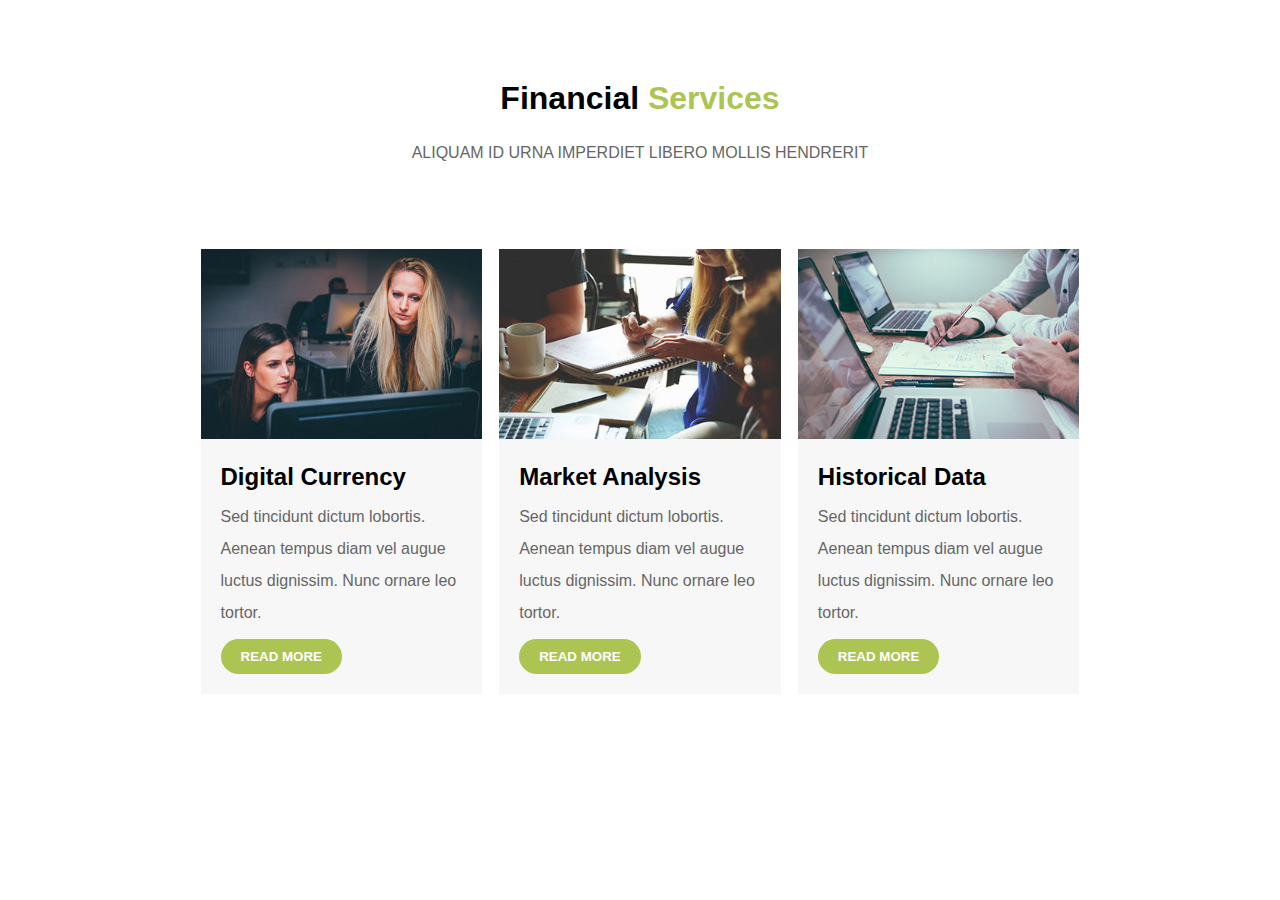
<file: HTML/Exam-14.12.21/01. Services/Index.html>
<!DOCTYPE html>
<html lang="en">
    <head>
        <meta charset="UTF-8" />
        <meta http-equiv="X-UA-Compatible" content="IE=edge" />
        <meta name="viewport" content="width=device-width, initial-scale=1.0" />
        <link rel="stylesheet" href="style.css" />
        <title>Document</title>
    </head>
    <body>
        <header>
            <h1>Financial <span class="title">Services</span></h1>
            <p>ALIQUAM ID URNA IMPERDIET LIBERO MOLLIS HENDRERIT</p>
        </header>
        <main>
            <article class="card">
                <img src="./images/service_01.jpeg" alt="img1" />
                <div class="content">
                    <h2>Digital Currency</h2>
                    <p>
                        Sed tincidunt dictum lobortis. Aenean tempus diam vel
                        augue luctus dignissim. Nunc ornare leo tortor.
                    </p>
                    <button>Read More</button>
                </div>
            </article>
            <article class="card">
                <img src="./images/service_02.jpeg" alt="img1" />
                <div class="content">
                    <h2>Market Analysis</h2>
                    <p>
                        Sed tincidunt dictum lobortis. Aenean tempus diam vel
                        augue luctus dignissim. Nunc ornare leo tortor.
                    </p>
                    <button>Read More</button>
                </div>
            </article>
            <article class="card">
                <img src="./images/service_03.jpeg" alt="img1" />
                <div class="content">
                    <h2>Historical Data</h2>
                    <p>
                        Sed tincidunt dictum lobortis. Aenean tempus diam vel
                        augue luctus dignissim. Nunc ornare leo tortor.
                    </p>
                    <button>Read More</button>
                </div>
            </article>
        </main>
    </body>
</html>
</file>
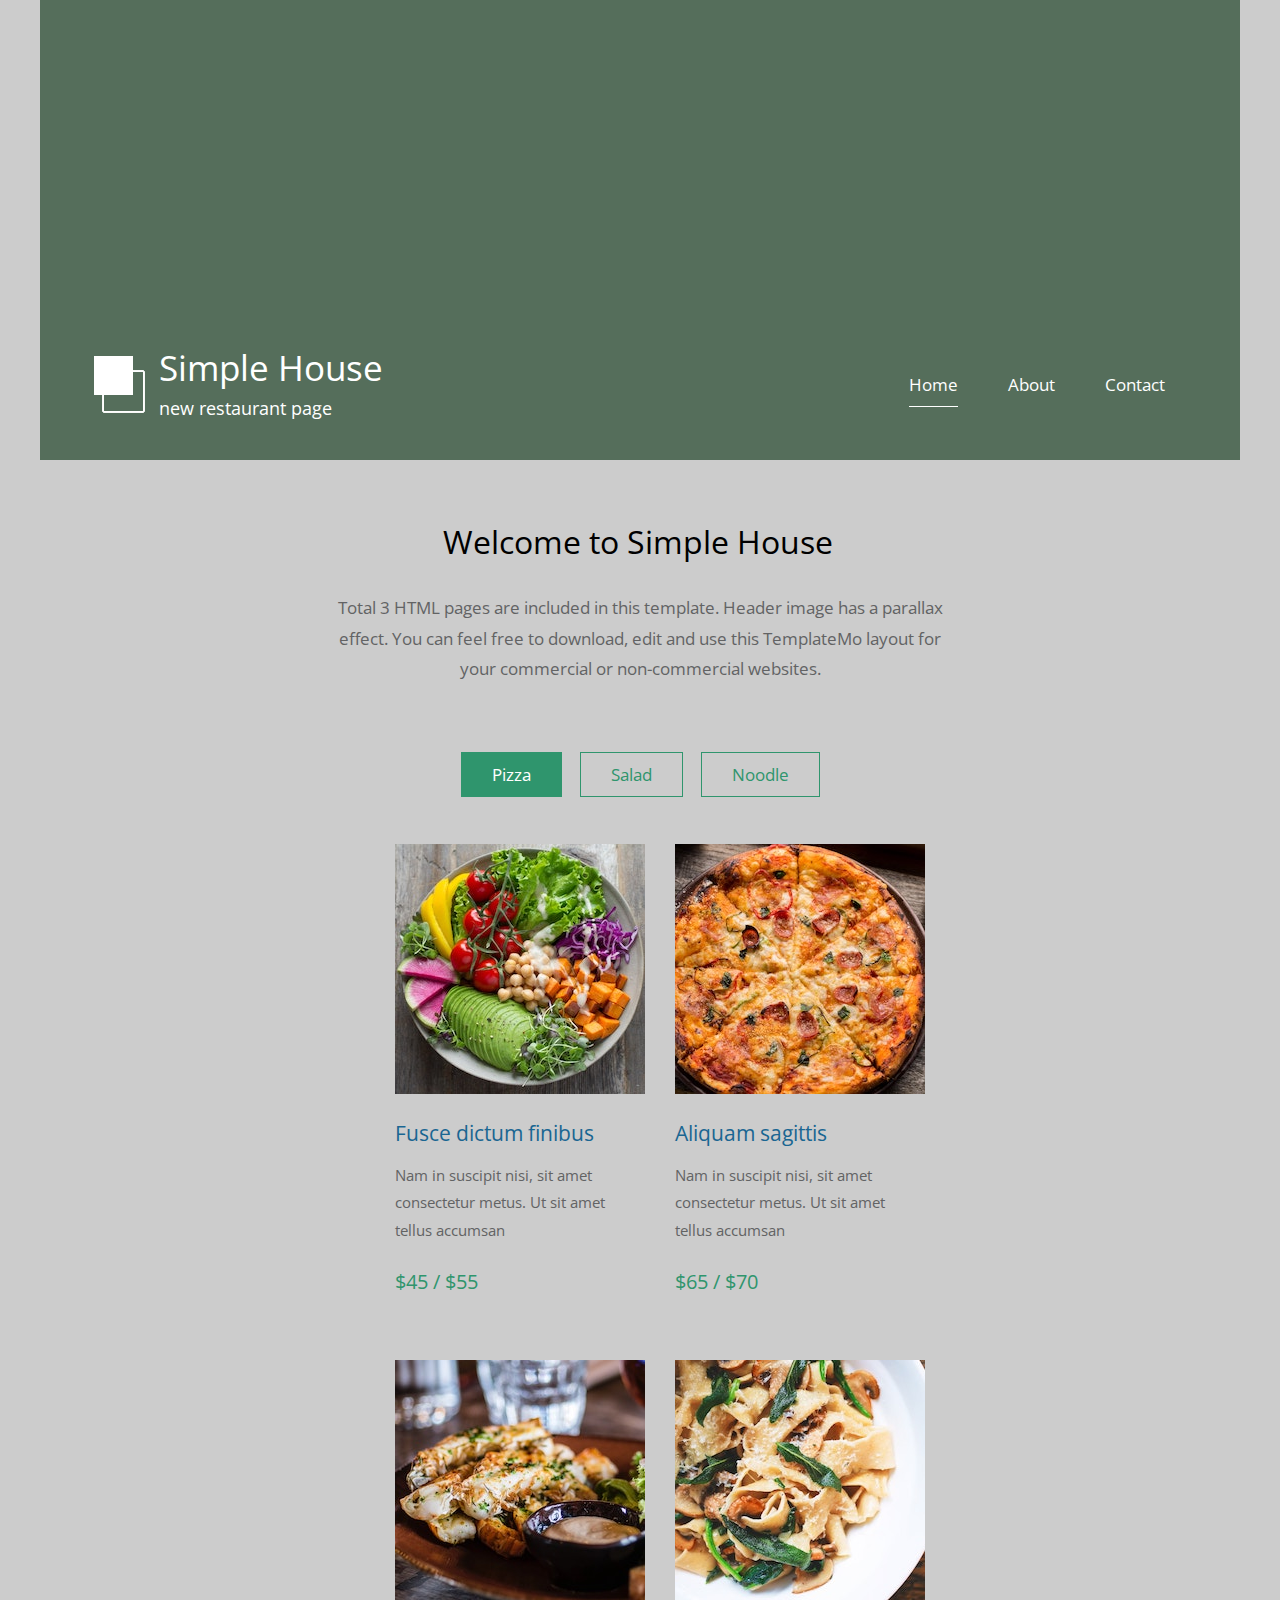
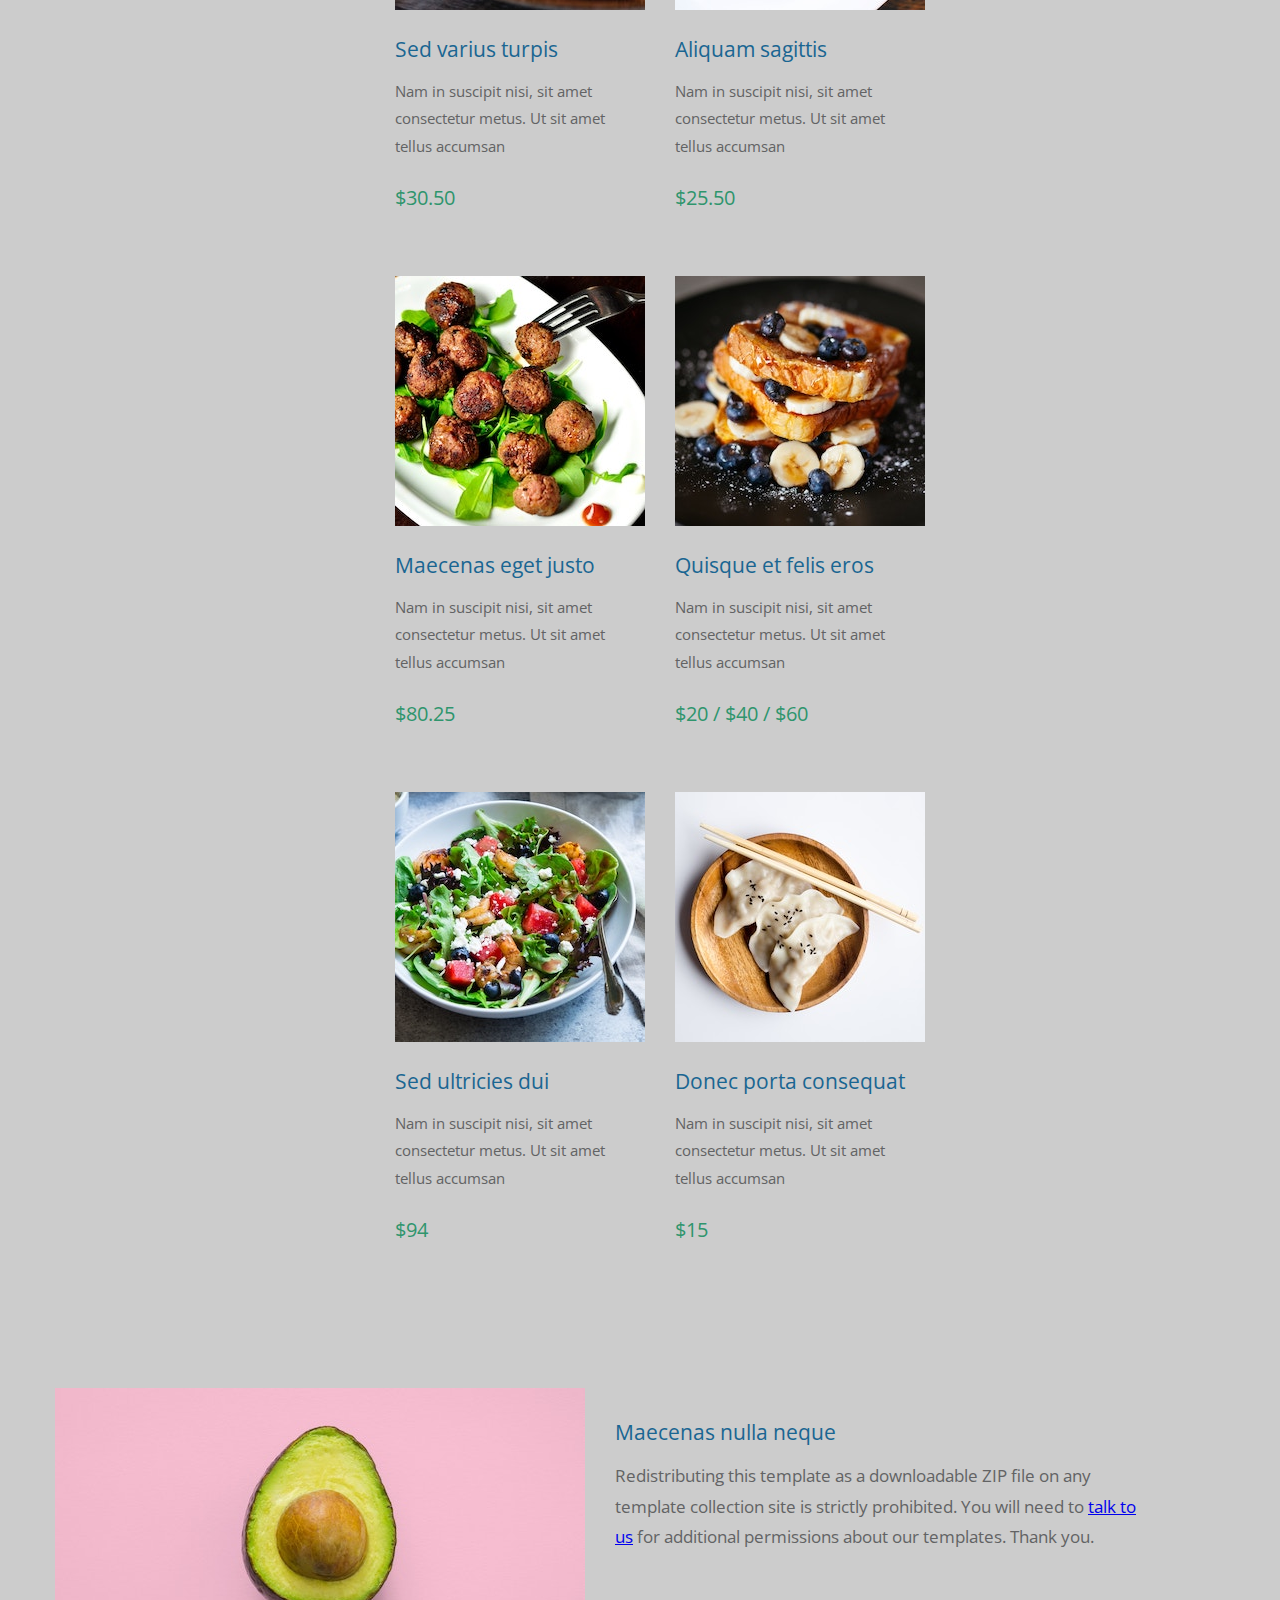
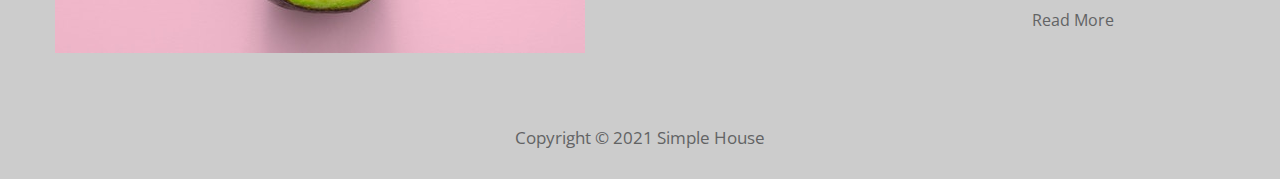
<file: HTML/Exam-14.12.21/02. Simple House/index.html>
<!DOCTYPE html>
<html>

<head>
	<meta charset="UTF-8" />
	<meta name="viewport" content="width=device-width, initial-scale=1.0" />
	<meta http-equiv="X-UA-Compatible" content="ie=edge" />
	<title>Simple House</title>
	<link href="https://fonts.googleapis.com/css?family=Open+Sans:400" rel="stylesheet" />
	<link href="css/styles.css" rel="stylesheet" />
	<link href="css/responsive.css" rel="stylesheet" />
</head>

<body>
	<header class="simple-house-header container placeholder">
		<article class="parallax-window">
			<article class="tm-header">
				<article class="row tm-header-inner">
					<article class="col-md-6 col-12">
						<img src="img/simple-house-logo.png" alt="Logo" class="tm-site-logo" />
						<article class="tm-site-text-box">
							<h1 class="tm-site-title">Simple House</h1>
							<h6 class="tm-site-description">new restaurant page</h6>
						</article>
					</article>
					<nav class="col-md-6 col-12 tm-nav">
						<ul class="tm-nav-ul">
							<li class="tm-nav-li">
								<a href="index.html" class="tm-nav-link active">Home</a>
							</li>
							<li class="tm-nav-li">
								<a href="about.html" class="tm-nav-link">About</a>
							</li>
							<li class="tm-nav-li">
								<a href="contact.html" class="tm-nav-link">Contact</a>
							</li>
						</ul>
					</nav>
				</article>
			</article>
	</header>

	<main>
		<header class="row tm-welcome-section">
			<h2 class="col-12 text-center tm-section-title">
				Welcome to Simple House
			</h2>
			<p class="col-12 text-center">
				Total 3 HTML pages are included in this template. Header image has a
				parallax effect. You can feel free to download, edit and use this
				TemplateMo layout for your commercial or non-commercial websites.
			</p>
		</header>

		<section class="tm-paging-links">
			<nav>
				<ul>
					<li class="tm-paging-item">
						<a href="#" class="tm-paging-link active">Pizza</a>
					</li>
					<li class="tm-paging-item">
						<a href="#" class="tm-paging-link">Salad</a>
					</li>
					<li class="tm-paging-item">
						<a href="#" class="tm-paging-link">Noodle</a>
					</li>
				</ul>
			</nav>
		</section>

		<div class="row tm-gallery">
			<div id="tm-gallery-page-pizza" class="tm-gallery-page">
				<article class="col-lg-3 col-md-4 col-sm-6 col-12 tm-gallery-item">
					<figure>
						<img src="img/gallery/01.jpg" alt="Image" class="img-fluid tm-gallery-img" />
						<figcaption>
							<h4 class="tm-gallery-title">Fusce dictum finibus</h4>
							<p class="tm-gallery-description">
								Nam in suscipit nisi, sit amet consectetur metus. Ut sit
								amet tellus accumsan
							</p>
							<p class="tm-gallery-price">$45 / $55</p>
						</figcaption>
					</figure>
				</article>
				<article class="col-lg-3 col-md-4 col-sm-6 col-12 tm-gallery-item">
					<figure>
						<img src="img/gallery/02.jpg" alt="Image" class="img-fluid tm-gallery-img" />
						<figcaption>
							<h4 class="tm-gallery-title">Aliquam sagittis</h4>
							<p class="tm-gallery-description">
								Nam in suscipit nisi, sit amet consectetur metus. Ut sit
								amet tellus accumsan
							</p>
							<p class="tm-gallery-price">$65 / $70</p>
						</figcaption>
					</figure>
				</article>
				<article class="col-lg-3 col-md-4 col-sm-6 col-12 tm-gallery-item">
					<figure>
						<img src="img/gallery/03.jpg" alt="Image" class="img-fluid tm-gallery-img" />
						<figcaption>
							<h4 class="tm-gallery-title">Sed varius turpis</h4>
							<p class="tm-gallery-description">
								Nam in suscipit nisi, sit amet consectetur metus. Ut sit
								amet tellus accumsan
							</p>
							<p class="tm-gallery-price">$30.50</p>
						</figcaption>
					</figure>
				</article>
				<article class="col-lg-3 col-md-4 col-sm-6 col-12 tm-gallery-item">
					<figure>
						<img src="img/gallery/04.jpg" alt="Image" class="img-fluid tm-gallery-img" />
						<figcaption>
							<h4 class="tm-gallery-title">Aliquam sagittis</h4>
							<p class="tm-gallery-description">
								Nam in suscipit nisi, sit amet consectetur metus. Ut sit
								amet tellus accumsan
							</p>
							<p class="tm-gallery-price">$25.50</p>
						</figcaption>
					</figure>
				</article>
				<article class="col-lg-3 col-md-4 col-sm-6 col-12 tm-gallery-item">
					<figure>
						<img src="img/gallery/05.jpg" alt="Image" class="img-fluid tm-gallery-img" />
						<figcaption>
							<h4 class="tm-gallery-title">Maecenas eget justo</h4>
							<p class="tm-gallery-description">
								Nam in suscipit nisi, sit amet consectetur metus. Ut sit
								amet tellus accumsan
							</p>
							<p class="tm-gallery-price">$80.25</p>
						</figcaption>
					</figure>
				</article>
				<article class="col-lg-3 col-md-4 col-sm-6 col-12 tm-gallery-item">
					<figure>
						<img src="img/gallery/06.jpg" alt="Image" class="img-fluid tm-gallery-img" />
						<figcaption>
							<h4 class="tm-gallery-title">Quisque et felis eros</h4>
							<p class="tm-gallery-description">
								Nam in suscipit nisi, sit amet consectetur metus. Ut sit
								amet tellus accumsan
							</p>
							<p class="tm-gallery-price">$20 / $40 / $60</p>
						</figcaption>
					</figure>
				</article>
				<article class="col-lg-3 col-md-4 col-sm-6 col-12 tm-gallery-item">
					<figure>
						<img src="img/gallery/07.jpg" alt="Image" class="img-fluid tm-gallery-img" />
						<figcaption>
							<h4 class="tm-gallery-title">Sed ultricies dui</h4>
							<p class="tm-gallery-description">
								Nam in suscipit nisi, sit amet consectetur metus. Ut sit
								amet tellus accumsan
							</p>
							<p class="tm-gallery-price">$94</p>
						</figcaption>
					</figure>
				</article>
				<article class="col-lg-3 col-md-4 col-sm-6 col-12 tm-gallery-item">
					<figure>
						<img src="img/gallery/08.jpg" class="img-fluid tm-gallery-img" />
						<figcaption>
							<h4 class="tm-gallery-title">Donec porta consequat</h4>
							<p class="tm-gallery-description">
								Nam in suscipit nisi, sit amet consectetur metus. Ut sit
								amet tellus accumsan
							</p>
							<p class="tm-gallery-price">$15</p>
						</figcaption>
					</figure>
				</article>
			</div>
		</div>
		<section class="tm-cta-section tm-section tm-container-inner">
			<article class="row">
				<article class="col-md-6">
					<figure class="tm-description-figure">
						<img src="img/img-01.jpg" class="img-fluid" />
					</figure>
				</article>
				<article class="col-md-6">
					<article class="tm-description-box">
						<h4 class="tm-gallery-title">Maecenas nulla neque</h4>
						<p class="tm-mb-45">
							Redistributing this template as a downloadable ZIP file on any
							template collection site is strictly prohibited. You will need
							to
							<a href="#">talk to us</a>
							for additional permissions about our templates. Thank you.
						</p>
						<a href="#" class="tm-btn tm-btn-default tm-right">Read More</a>
					</article>
				</article>
			</article>
		</section>
	</main>
	<footer class="tm-footer text-center">
		<p>Copyright &copy; 2021 Simple House</p>
	</footer>
	</div>
</body>

</html>
</file>
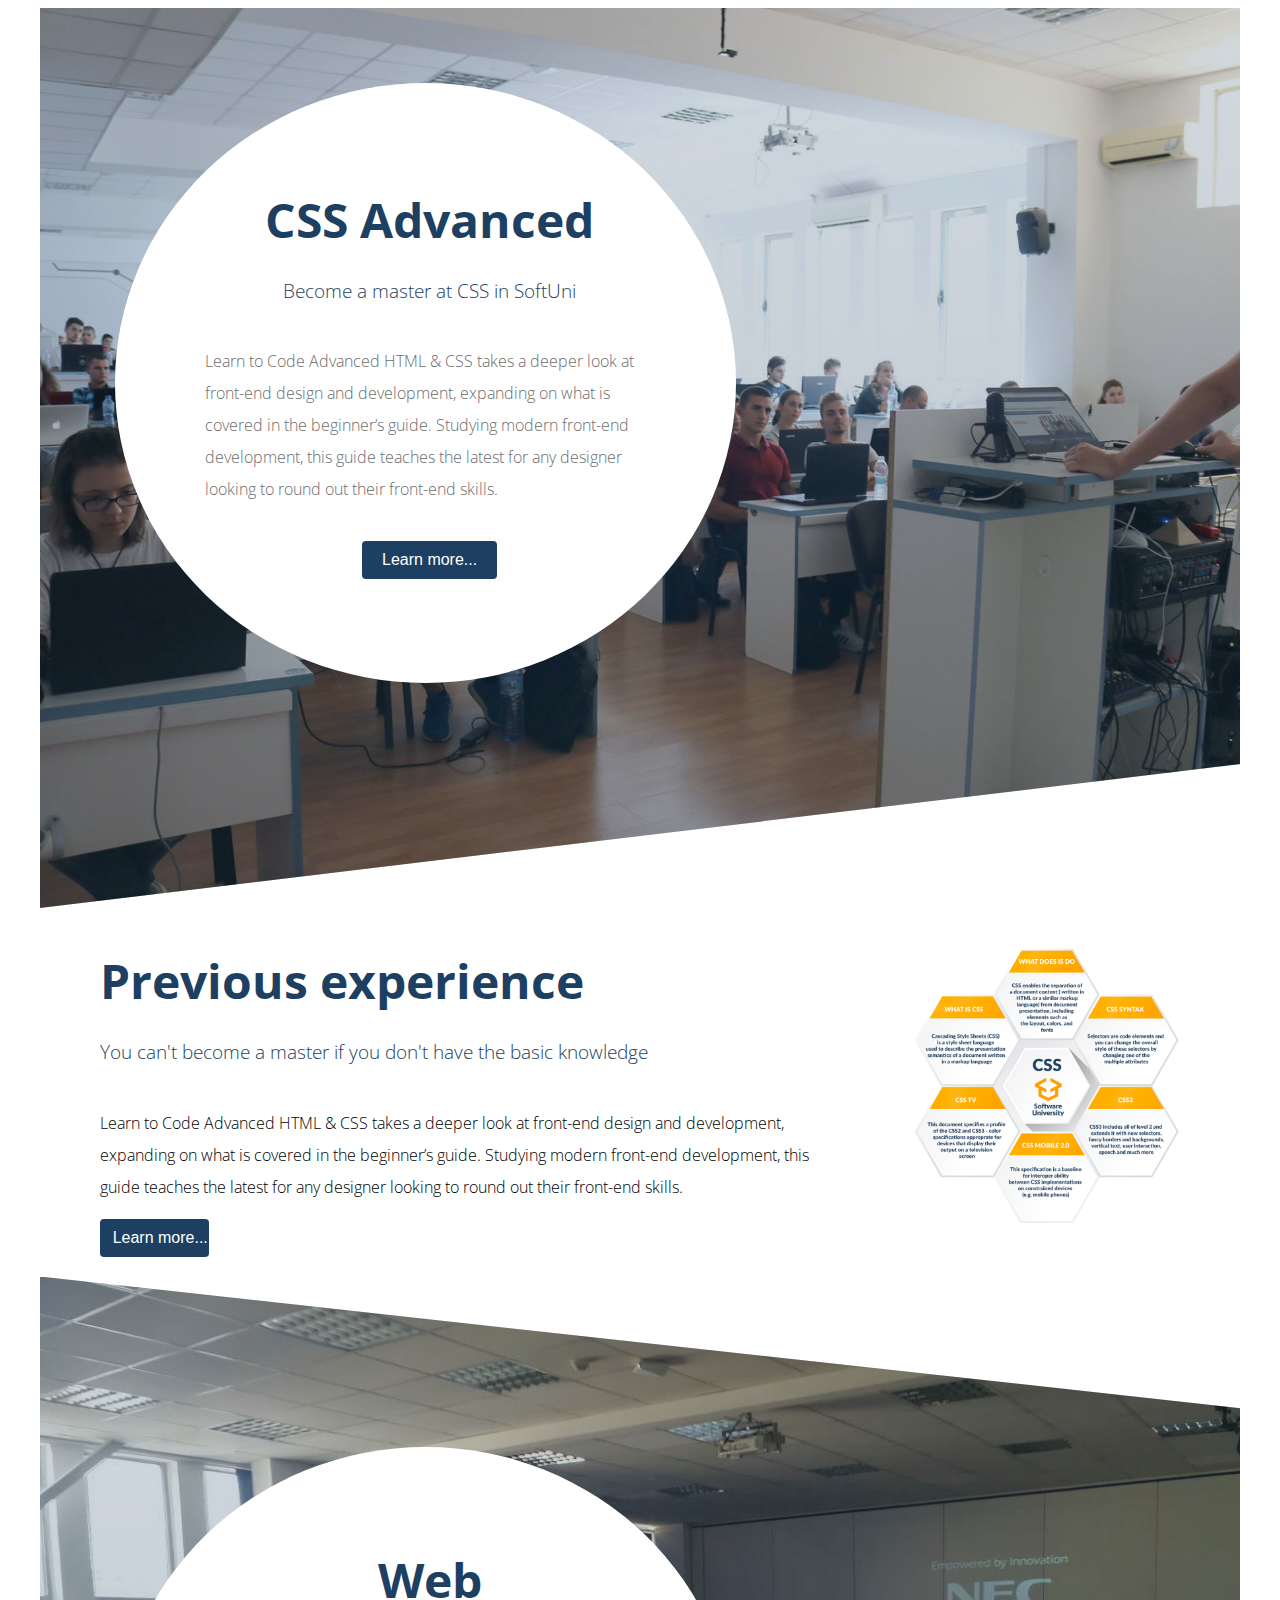
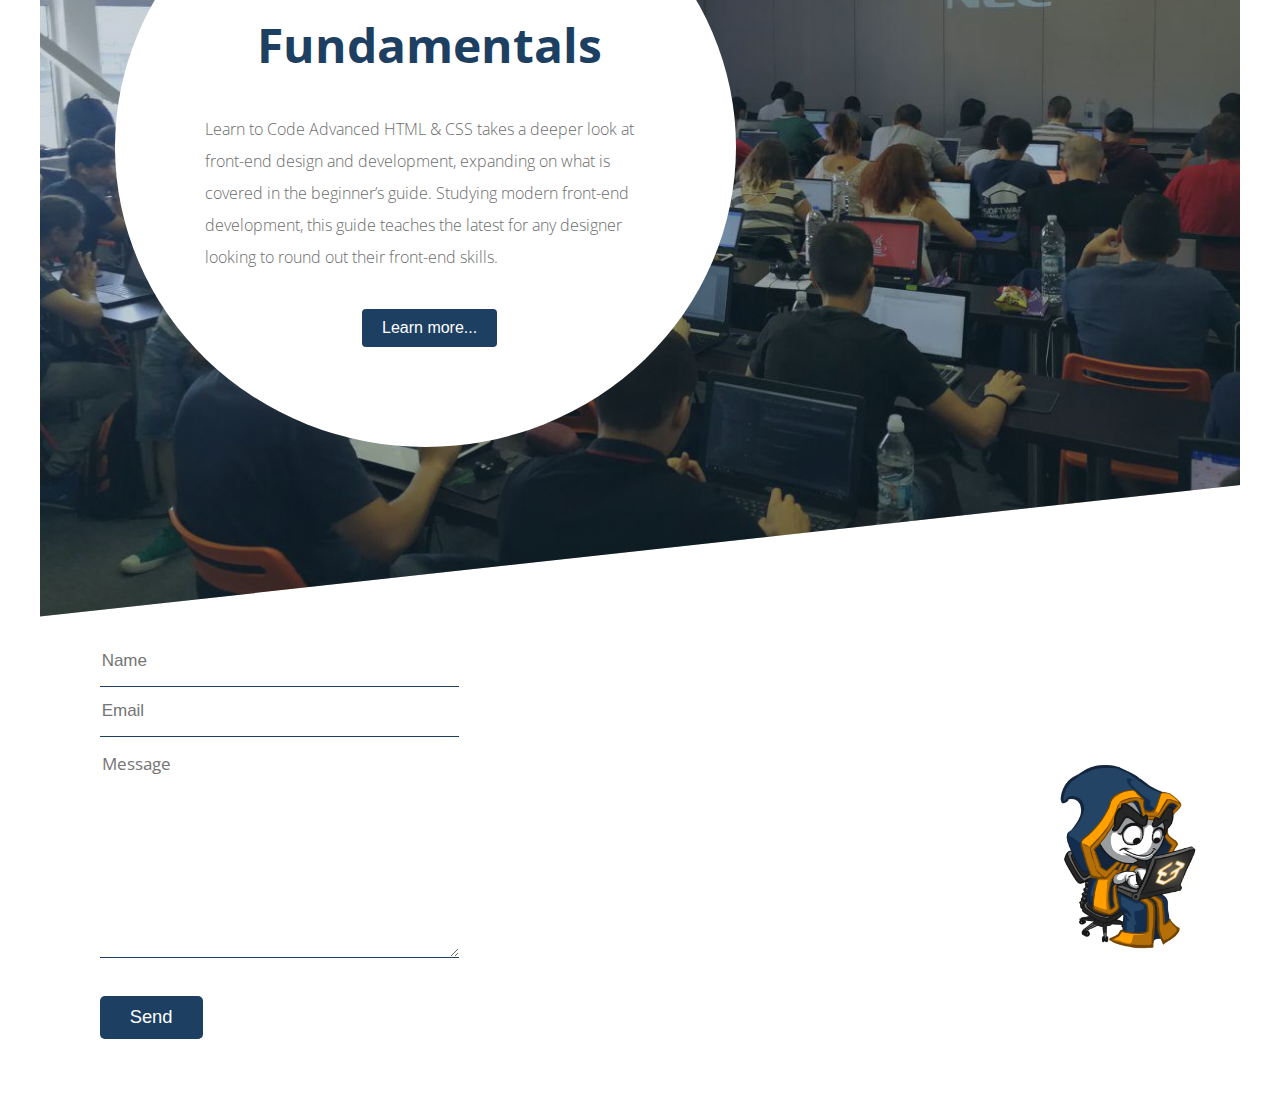
<file: HTML/Exam-26.06.22/02/index.html>
<!DOCTYPE html>
<html lang="en">
    <head>
        <meta charset="UTF-8" />
        <meta name="viewport" content="width=device-width, initial-scale=1.0" />
        <meta http-equiv="X-UA-Compatible" content="ie=edge" />

        <title>CSS Advanced</title>
        <link rel="stylesheet" href="style.css" />
        <link rel="stylesheet" href="responsive.css" />
    </head>

    <body>
        <main>
            <section class="left-to-right">
                <article>
                    <header>
                        <h1>CSS Advanced</h1>
                        <p>Become a master at CSS in SoftUni</p>
                    </header>
                    <p>
                        Learn to Code Advanced HTML & CSS takes a deeper look at
                        front-end design and development, expanding on what is
                        covered in the beginner’s guide. Studying modern
                        front-end development, this guide teaches the latest for
                        any designer looking to round out their front-end
                        skills.
                    </p>

                    <button>Learn more...</button>
                </article>
            </section>

            <section>
                <article>
                    <header>
                        <h1>Previous experience</h1>
                        <p>
                            You can't become a master if you don't have the
                            basic knowledge
                        </p>
                    </header>
                    <p>
                        Learn to Code Advanced HTML & CSS takes a deeper look at
                        front-end design and development, expanding on what is
                        covered in the beginner’s guide. Studying modern
                        front-end development, this guide teaches the latest for
                        any designer looking to round out their front-end
                        skills.
                    </p>

                    <button>Learn more...</button>
                </article>

                <article>
                    <img src="img/img-01.png" />
                </article>
            </section>

            <section class="left-to-right">
                <article>
                    <header>
                        <h1>Web Fundamentals</h1>
                    </header>
                    <p>
                        Learn to Code Advanced HTML & CSS takes a deeper look at
                        front-end design and development, expanding on what is
                        covered in the beginner’s guide. Studying modern
                        front-end development, this guide teaches the latest for
                        any designer looking to round out their front-end
                        skills.
                    </p>

                    <button>Learn more...</button>
                </article>
            </section>

            <section>
                <article>
                    <form>
                        <label for="name">
                            <input type="text" placeholder="Name" id="name" />
                        </label>

                        <label for="email">
                            <input
                                type="email"
                                placeholder="Email"
                                id="email"
                            />
                        </label>

                        <label for="message">
                            <textarea
                                id="message"
                                cols="30"
                                rows="10"
                                placeholder="Message"
                            ></textarea>
                        </label>

                        <label for="send">
                            <input type="submit" value="Send" id="send" />
                        </label>
                    </form>
                </article>

                <article>
                    <img src="img/img-02.png" />
                </article>
            </section>
        </main>
    </body>
</html>
</file>
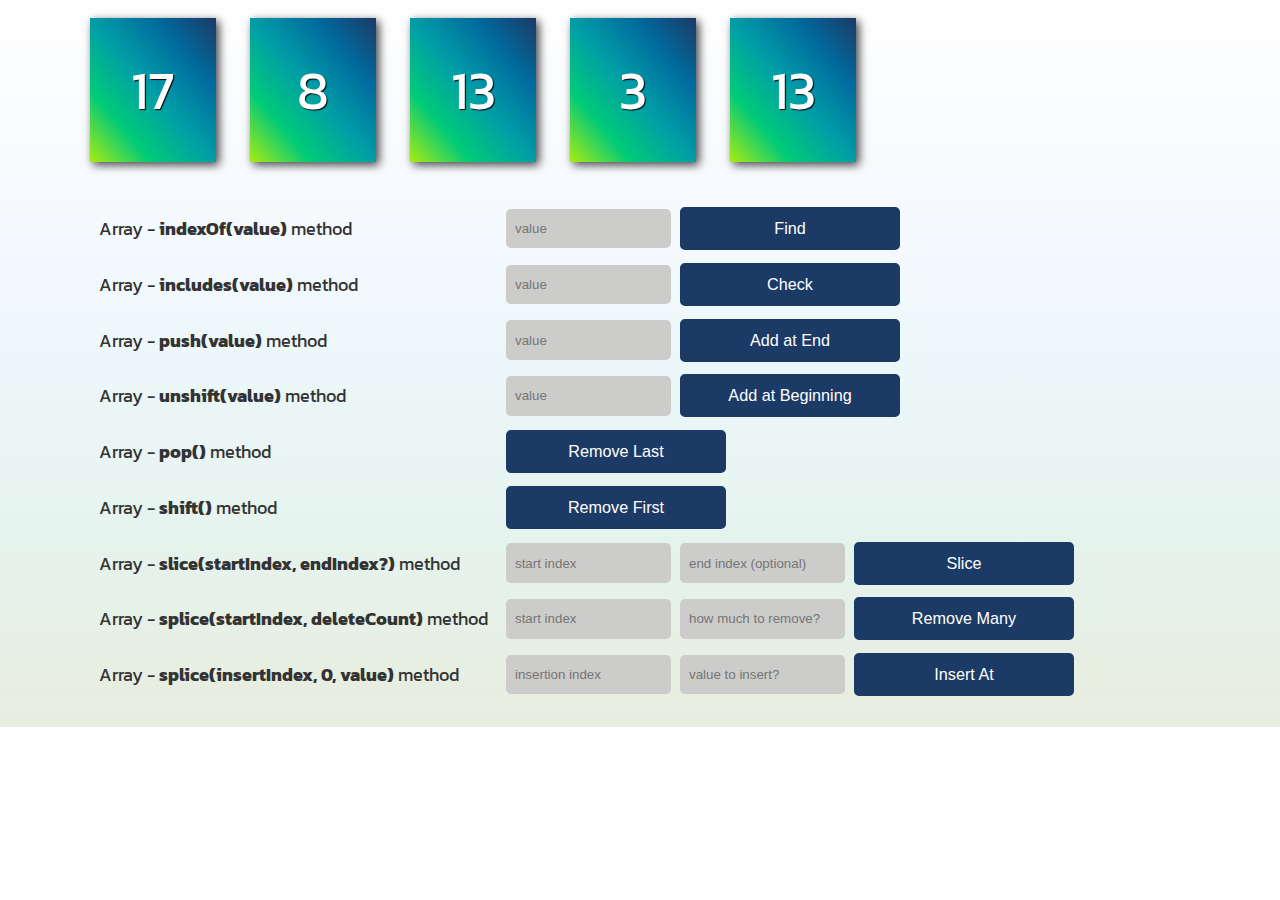
<file: ProgramingFundamentals - JS/13-ArraysAdvanced-Lab/Demo/index.html>
<!DOCTYPE html>
<html lang="en">

<head>
  <meta charset="UTF-8">
  <meta name="viewport" content="width=device-width, initial-scale=1.0">
  <meta http-equiv="X-UA-Compatible" content="ie=edge">
  <link rel="stylesheet" href="./style.css" type="text/css">
  <link rel="stylesheet" href="https://use.fontawesome.com/releases/v5.1.1/css/all.css" integrity="sha384-O8whS3fhG2OnA5Kas0Y9l3cfpmYjapjI0E4theH4iuMD+pLhbf6JI0jIMfYcK3yZ" crossorigin="anonymous">

  <script defer src="./app.js"></script>
  <title>JavaScript Arrays Advanced Example</title>
</head>

<body>
  <div class="container">
    <div id="array-container" class="array-container">
      <div class="block">
        <span class="value"></span>
      </div>
      <div class="block">
        <span class="value"></span>
      </div>
      <div class="block">
        <span class="value"></span>
      </div>
      <div class="block">
        <span class="value"></span>
      </div>
      <div class="block">
        <span class="value"></span>
      </div>
    </div>

    <ul>
      <li class="function-test">
        <i class="fas fa-arrow-circle-right"></i>
        <span class="function-name">Array - <span class="function">indexOf(value)</span> method</span>
        <input placeholder="value" id="input-index-of" type="text" />
        <button id="btn-index-of">Find</button>
      </li>
      <li class="function-test">
        <i class="fas fa-arrow-circle-right"></i>
        <span class="function-name">Array - <span class="function">includes(value)</span> method</span>
        <input placeholder="value" id="input-includes" type="text" />
        <button id="btn-includes">Check</button>
      </li>
      <li class="function-test">
        <i class="fas fa-arrow-circle-right"></i>
        <span class="function-name">Array - <span class="function">push(value)</span> method</span>
        <input placeholder="value" id="input-push" type="text" />
        <button id="btn-push">Add at End</button>
      </li>
      <li class="function-test">
        <i class="fas fa-arrow-circle-right"></i>
        <span class="function-name">Array - <span class="function">unshift(value)</span> method</span>
        <input placeholder="value" id="input-unshift" type="text" />
        <button id="btn-unshift">Add at Beginning</button>
      </li>
      <li class="function-test">
        <i class="fas fa-arrow-circle-right"></i>
        <span class="function-name">Array - <span class="function">pop()</span> method</span>
        <button id="btn-pop">Remove Last</button>
      </li>
      <li class="function-test">
        <i class="fas fa-arrow-circle-right"></i>
        <span class="function-name">Array - <span class="function">shift()</span> method</span>
        <button id="btn-shift">Remove First</button>
      </li>
      <li class="function-test">
        <i class="fas fa-arrow-circle-right"></i>
        <span class="function-name">Array - <span class="function">slice(startIndex, endIndex?)</span> method</span>
        <input placeholder="start index" id="input-slice-start" type="text" />
        <input placeholder="end index (optional)" id="input-slice-end" type="text" />
        <button id="btn-slice">Slice</button>
      </li>
      <li class="function-test">
        <i class="fas fa-arrow-circle-right"></i>
        <span class="function-name">Array - <span class="function">splice(startIndex, deleteCount)</span> method</span>
        <input placeholder="start index" id="input-remove-start" type="text" />
        <input placeholder="how much to remove?" id="input-remove-count" type="text" />
        <button id="btn-remove">Remove Many</button>
      </li>
      <li class="function-test">
        <i class="fas fa-arrow-circle-right"></i>
        <span class="function-name">Array - <span class="function">splice(insertIndex, 0, value)</span> method</span>
        <input placeholder="insertion index" id="input-insert-start" type="text" />
        <input placeholder="value to insert?" id="input-insert-value" type="text" />
        <button id="btn-insert-at">Insert At</button>
      </li>
    </ul>
  </div>
</body>

</html>
</file>
<file: HTML/Exam-14.12.21/01. Services/style.css>
@import url("https://fonts.google.com/specimen/Poppins");

* {
    font-family: "Poppins", sans-serif;
    box-sizing: border-box;
    margin: 0;
    padding: 0;
}

body {
    display: flex;
    flex-direction: column;
    align-items: center;
}

h1, p {
    margin: 10px 0;
}

p {
    line-height: 2;
    color: #666;
}

header {
    display: flex;
    flex-direction: column;
    align-items: center;
    padding: 70px;
}

header .title {
    color: #abc452;
}

main {
    display: flex;
    justify-content: space-around;
    width: 70vw;
}

.card {
    max-width: 22vw;
    background-color: #f7f7f7;
}

.card img {
    max-width: 22vw;
}

.card .content {
    padding: 20px;
}

button {
    text-transform: uppercase;
    font-weight: 600;
    color: white;
    background-color: #abc452;
    border: none;
    padding: 10px 20px;
    border-radius: 50px;
}
</file>
<file: HTML/Exam-14.12.21/02. Simple House/css/styles.css>
ul,
nav,
body,
h1,
h2,
h4,
h6,
p,
figure {
	margin: 0;
	padding: 0;
}

a {
	transition: all 0.3s ease;
}

html {
	box-sizing: border-box;
}

*,
*::before,
*::after {
	box-sizing: inherit;
}

.container {
	width: 100%;
	max-width: 1200px;
	margin-right: auto;
	margin-left: auto;
}

.tm-container-inner {
	padding-left: 15px;
	padding-right: 15px;
}

.row {
	display: flex;
	flex-wrap: wrap;
	margin-left: -15px;
	margin-right: -15px;
}

.col-lg-3,
.col-md-4,
.col-md-6,
.col-sm-6,
.col-12 {
	position: relative;
	padding-right: 15px;
	padding-left: 15px;
}

.col-12 {
	max-width: 100%;
}

.tm-btn {
	display: inline-block;
	font-size: 1rem;
	width: auto;
	padding: 10px 30px;
	text-decoration: none;
	cursor: pointer;
	border: 0;
}

.tm-btn-default {
	border: 1px solid #ccc;
	background-color: transparent;
	color: #626364;
}

.tm-btn-default:hover,
.tm-btn-default:focus {
	color: white;
	background-color: #98999a;
}

.tm-mb-45 {
	margin-bottom: 45px;
}

.text-center {
	text-align: center;
}

.hidden {
	display: none !important;
}

.img-fluid {
	max-width: 100%;
	height: auto;
}

body {
	font-family: "Open Sans", Arial, sans-serif;
	font-size: 17px;
	background-color: #ccc;
	overflow-x: hidden;
}

.container {
	background-color: white;
}

p {
	color: #626364;
	line-height: 1.8;
}

.placeholder {
	width: 100%;
	min-height: 460px;
	background-color: #556e5b;
}

.parallax-window {
	min-height: 460px;
	background: transparent;
	position: relative;
}

.tm-header {
	position: absolute;
	bottom: 0;
	left: 0;
	width: 100%;
	color: white;
	z-index: 1000;
}

.tm-header-inner {
	padding: 40px 50px;
	justify-content: space-between;
}

.tm-site-logo {
	display: inline-block;
	margin-right: 5px;
}

.tm-site-text-box {
	display: inline-block;
}

.tm-site-title {
	font-size: 2.2rem;
	font-weight: 400;
	margin-bottom: 5px;
}

.tm-site-description {
	font-size: 1.1rem;
	font-weight: 400;
}

.tm-nav {
	text-align: right;
	margin-top: 30px;
}

.tm-nav-ul {
	display: flex;
	justify-content: flex-end;
}

.tm-nav-li {
	list-style: none;
	display: block;
	margin-bottom: 0;
	padding-right: 25px;
	padding-left: 25px;
}

.tm-nav-link {
	color: white;
	text-decoration: none;
	padding-bottom: 10px;
}

.tm-nav-link.active,
.tm-nav-link:hover {
	border-bottom: 1px solid white;
}

.tm-welcome-section {
	margin: 60px auto;
	max-width: 655px;
}

.tm-section-title {
	font-size: 2rem;
	font-weight: 400;
	margin-bottom: 30px;
	text-align: center;
	margin-left: 115px;
}

.tm-gallery {
	margin-bottom: 80px;
	margin-left: 80px
}

.tm-gallery-page {
	margin: 0 300px;
	display: flex;
	flex-wrap: wrap;
}

.tm-gallery-description {
	font-size: 0.95rem;
}

.tm-section,
.tm-container-inner {
	margin-left: auto;
	margin-right: auto;
}

.tm-gallery-item {
	max-width: 280px;
}

.tm-gallery-img {
	margin-bottom: 20px;
}

.tm-gallery-title {
	font-size: 1.3rem;
	font-weight: 400;
	color: #1a6692;
	margin-bottom: 15px;
}

.tm-gallery-description {
	margin-bottom: 20px;
}

.tm-gallery-price {
	font-size: 1.25rem;
	color: #2f956d;
	margin-bottom: 60px;
}

.tm-paging-links {
	text-align: center;
	margin-bottom: 40px;
}

.tm-paging-item {
	list-style: none;
	display: inline-block;
	border: 1px solid #2f956d;
	margin: 7px;
}

.tm-paging-link {
	padding: 10px 30px;
	display: flex;
	align-items: center;
	justify-content: center;
	text-decoration: none;
	color: #2f956d;
	background-color: transparent;
}

.tm-cta-section {
	margin: 0 auto;
	width: 1200px;
	display: flex;
}

.tm-paging-link.active,
.tm-paging-link:hover {
	background-color: #2f956d;
	color: white;
}

.tm-description-figure {
	text-align: center;
}

.tm-description-box {
	margin-left: auto;
	margin-right: auto;
}

.tm-description-box {
	padding-left: 0;
	padding-right: 0;
	display: flex;
	flex-direction: column;
	margin-top: 30px;
	max-width: 530px;
}

.tm-right {
	align-self: flex-end;
}

.tm-footer {
	padding: 25px 15px;
	margin-top: 40px;
}
</file>
<file: HTML/Exam-14.12.21/02. Simple House/css/responsive.css>
/* TODO: Add the responsive styles here */
@media(max-width: 600px) {

    .row {
        flex-direction: column;
    }

    main header .tm-section-title {
        margin: 30px auto;
    }

    main div.tm-gallery {
        margin: 0;
    }

    main .tm-gallery-page {
        margin: 0 auto;
        justify-content: center;
    }
}
</file>
<file: HTML/Exam-26.06.22/02/style.css>
@import url('https://fonts.googleapis.com/css?family=Open+Sans');

body,
textarea::placeholder {
    font-family: 'Open Sans', sans-serif;
}

main {
    width: 95%;
    margin: 0 auto;
}

.left-to-right:first-child {
    height: 750px;
    padding: 75px;
    background: linear-gradient(0deg, rgba(29, 63, 97, 0.3),
    rgba(29, 63, 97, 0.2)),
    url(img/spot-bg-01.jpg);
    background-repeat: no-repeat;
    background-size: cover;
    clip-path: polygon(0px 0px, 100% 0px, 100% 84%, 0px 100%);

}

main .left-to-right article {
    display: flex;
    flex-direction: column;
    width: 450px;
    height: 450px;
    padding: 75px 81px 75px 90px;
    color: #6c6c6c;
    border-radius: 50%;
    background-color: white;
    justify-content: center;
}

main .left-to-right article header {
    text-align: center;
}

header h1 {
    font-size: 3rem;
    margin: 20px auto;
    color: #1D3F61;
}

header p {
    font-size: 1.2rem;
    color: #1D3F61;
}

p {
    font-weight: 300;
    line-height: 2;
}

button {
    font-size: 1.15rem;
    font-size: 1rem;
    font-weight: 300;
    line-height: 1.5;
    width: 30%;
    margin: 20px auto;
    padding: 10px 30px;
    padding: .375rem .75rem;
    user-select: none;
    transition: color .15s ease-in-out, background-color .15s ease-in-out, border-color .15s ease-in-out, box-shadow .15s ease-in-out;
    text-align: center;
    vertical-align: middle;
    white-space: nowrap;
    color: white;
    border: 1px solid transparent;
    border-radius: .25rem;
    background-color: #1D3F61;
}

main section.left-to-right:nth-child(3) {
    display: flex;
    height: 790px;
    padding: 75px;
    background: linear-gradient(0deg, rgba(29, 63, 97, 0.3),
    rgba(29, 63, 97, 0.2)),
    url(img/spot-bg-02.jpg);
    background-repeat: no-repeat;
    background-size: cover;
    clip-path: polygon(0px 0px, 100% 14%, 100% 86%, 0px 100%);
    align-items: center;
}

main section:nth-child(2),
main section:nth-child(4) {
    display: flex;
    margin: 40px;
    margin: 20px auto;
    background-color: white;
}

main section:nth-child(2) article,
main section:nth-child(4) article {
    display: flex;
    flex-direction: column;
    margin-left: 5%;
    justify-content: center;
    margin-right: 0;
}

main section:nth-child(2) article img {
    border-radius: 50%;
}

main section:nth-child(2) article img,
main section:nth-child(4) article img {
    width: 90%;
}

main section:nth-child(2) button,
main section:nth-child(4) button {
    width: 15%;
    margin: 0;
}

section form label {
    display: block;
}

form {
    width: 889px;
    font-size: 1.7rem;
}

section form label input,
section form textarea {
    padding-bottom: 15px;
    outline: none;
    border-radius: 0;
    border: none;
    border-bottom: 1px solid #1D3F61;
    width: 40%;
    font-size: 17px;
}

form input[type="submit"] {
    background-color: #1D3F61;
    color: white;
    border-radius: 5px;
    padding-top: 6px;
    padding-bottom: 6px;
    cursor: pointer;
    padding: 10px 30px;
    font-size: 1.15rem;
    font-weight: 300;
    text-align: center;
    white-space: nowrap;
    vertical-align: middle;
    margin: 30px auto;
    width: auto;
}

textarea {
    padding-top: 15px;
}
</file>
<file: HTML/Exam-26.06.22/02/responsive.css>
@media screen and (max-width:600px) {
    body {
        margin: 0;
    }

    main {
        width: 100%;
    }

    main .left-to-right:first-child {
        height: 570px;
        padding: 50px;
    }

    main .left-to-right article {
        padding: 30px;
        width: 425px;
        height: 425px;
        border-radius: 100px;
    }

    main .left-to-right article button, main section:nth-child(2) button {
        display: none;
    }

    main section:nth-child(2), main section:nth-child(4) {
        flex-direction: column;
    }

    main section:nth-child(4) article {
        margin-left: 0;
        align-items: center;
    }

    main section:nth-child(4) form {
        display: flex;
        flex-direction: column;
        align-items: center;
        width: 100%;
    }

    label:not(label:last-child) {
        width: 60%;
    }

    main section:nth-child(4) article form input, main section:nth-child(4) article form textarea {
        width: 100%;
    }
}
</file>
<file: ProgramingFundamentals - JS/13-ArraysAdvanced-Lab/Demo/style.css>
@import url('https://fonts.googleapis.com/css?family=Kanit:400,400i,700,700i,800,800i,900,900i&display=swap');

* {
  padding: 0;
  margin: 0;
  box-sizing: inherit;
}

html {
  box-sizing: border-box;
  font: 18px/1.5 'Kanit', sans-serif;
}

.container {
  background-image: linear-gradient(to bottom, #ffffff, #f7fafe, #ecf7f9, #e5f3ed, #e8edde);
  width: 1400px;
  max-width: 100%;
  min-width: 50%;
  margin: 0 auto;
  color: #333;
  padding: 1rem 5rem; 
}

.array-container {  
  padding-bottom: 2rem;  
}

.block {
  display: inline-block;
  box-shadow: 3px 3px 9px 0px rgba(0,0,0,0.75);   
  color: #fff; 
  margin-bottom: 0.5rem;   
  background-image: linear-gradient(to left bottom, #1c3a66, #006b9e, #009da7, #00ca78, #a8eb12);
}

.block:not(:last-child) {
  margin-right: 30px;
}

.value {
  width: 7rem;
  height: 8rem;
  font-size: 3rem;
  display: flex;
  align-items: center;
  justify-content: center;
  text-shadow: 1px 1px 1px #000; 
}

ul {
  list-style: none;     
}

i {
  margin-right: 0.5rem;
  color: #a8eb12;
}

.function-test {  
  display: flex;   
  margin-bottom: 0.7rem; 
  align-items: center;  
}

.function-name {
  flex: 0 0 37%;
  display: inline-block;
}

input {
  outline: none;
  border: none;
  width: 9rem;
  height: 2.2rem;
  border-radius: 5px;
  padding-left: 0.5rem;
  background: #cccccb; 
  flex: 0 0 15%;   
  margin-right: 0.5rem;  
}

input:focus,
button:focus {
  box-shadow: 1px 1px 1px 0px rgba(0,0,0,0.25);
}

button {
  border: none;
  outline: none;
  width: 8rem;
  padding: 0.56rem 0.4rem;
  border-radius: 5px;
  background: #1C3A66;
  color: #fff;
  font-size: 0.9rem;
  flex: 0 0 20%;
  border: 2px solid #1C3A66;
}

button:hover {
  background: transparent;
  color: #1C3A66;
  box-shadow: 1px 1px 1px 0px rgba(0,0,0,0.25);
  transition: all 0.5s ease;
  font-weight: bold;
}

.function {
  font-weight: bold; 
}
</file>
